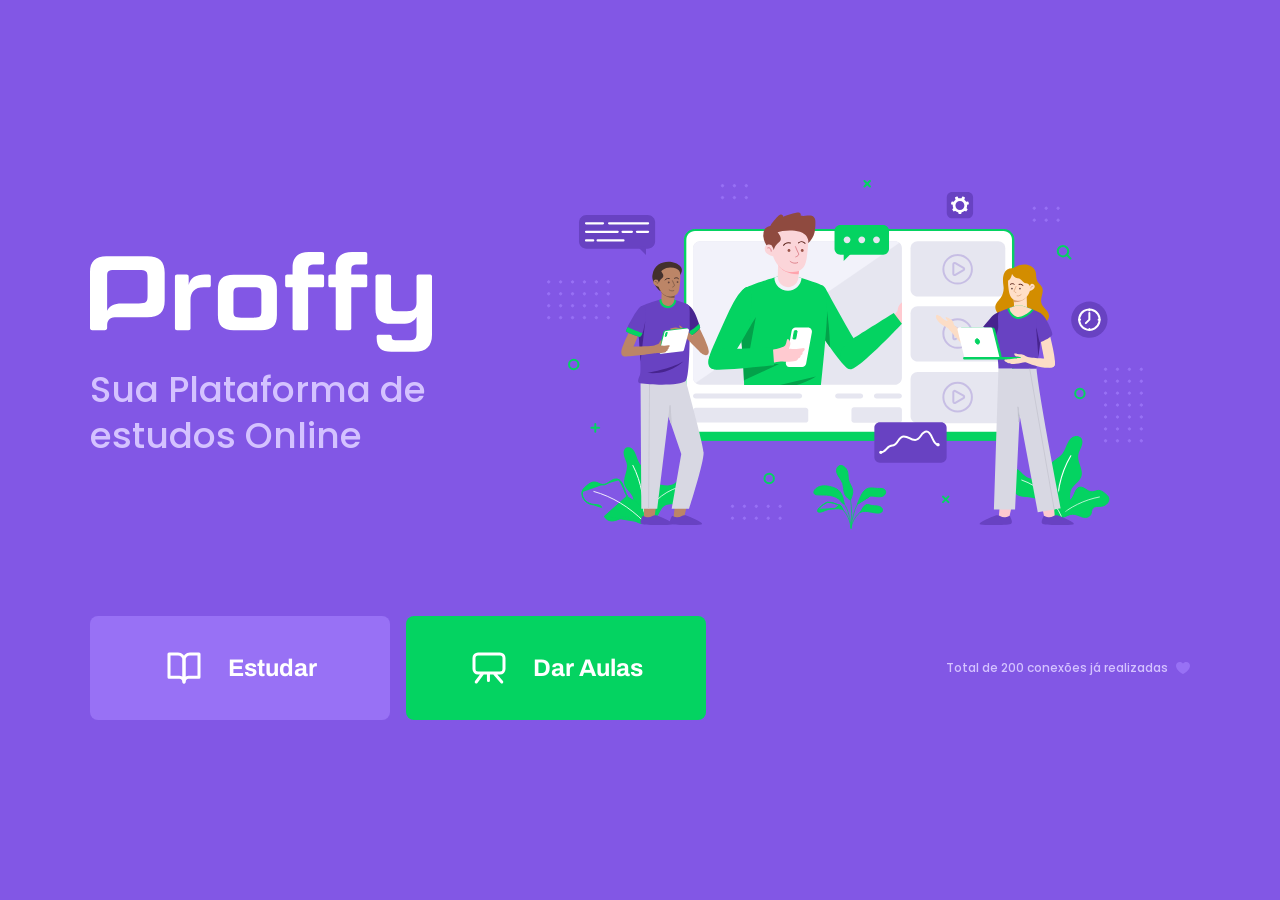
<file: src/views/index.html>
<!DOCTYPE html>
<html lang="pt-br"> <!--lang é um atributo-->
<head>
    <meta charset="UTF-8">  <!-- config do documento  -->
    <meta name="viewport" content="width= , initial-scale=1.0">
    <meta name="theme-color" content="=8257E5">
    <title>Proffy | Sua Plataforma de estudos Online</title>

    <link rel ="shortcut icon" href="/public/images/favicon.png" type= "image/png">

    <link rel="stylesheet" href ="/public//styles/main.css">
    <link rel="stylesheet" href ="/public//styles/partials/page-landing.css">
    
    <link href="https://fonts.googleapis.com/css2?family=Archivo:wght@400;700&amp;family=Poppins:wght@400;600&amp;display=swap" rel="stylesheet">

 
</head>

<body id = "page-landing">
    
    <div id= "container">
        
        <div class="logo-container">
            
            <img src="/public//images/logo.svg" alt="Proffy">
            <h2> Sua Plataforma de estudos Online </h2>
            
        </div>

        <img class = "hero-image" src= "/public/images/landing.svg" alt="Plataforma de Estudos">
       
        <div class="buttons-container">
          
            <a class ="study" href ="study.html" >
                
                <img src="/public/images/icons/study.svg" alt="Estudar">
                Estudar
            </a>

            <a class ="give-classes" href ="/give-classes" >
                
                <img src="/public//images/icons/give-classes.svg" alt="Dar Aulas">
                Dar Aulas
            </a>


        </div>

        <p class="total-connections">
            Total de 200 conexões já realizadas
            <img src="/public/images/icons/purple-heart.svg" alt="Coração Roxo">

        </p>
        
    </div>


    
</body>
</html>
</file>
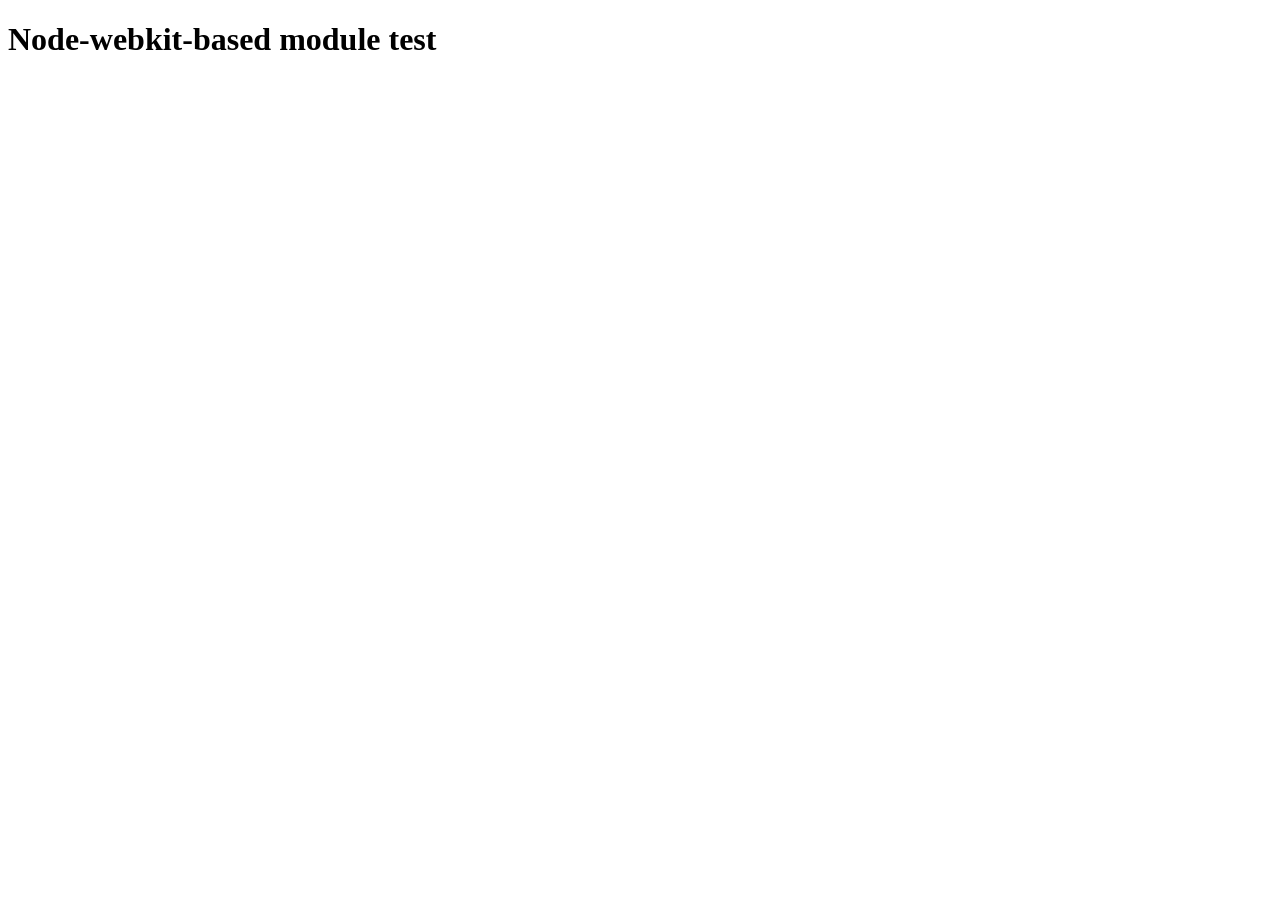
<file: node_modules/node-pre-gyp/lib/util/nw-pre-gyp/index.html>
<!doctype html>
<html>
<head>
<meta charset="utf-8">
<title>Node-webkit-based module test</title>
<script>
function nwModuleTest(){
   var util = require('util');
   var moduleFolder = require('nw.gui').App.argv[0];
   try {
      require(moduleFolder);
   } catch(e) {
      if( process.platform !== 'win32' ){
         util.log('nw-pre-gyp error:');
         util.log(e.stack);
      }
      process.exit(1);
   }
   process.exit(0);
}
</script>
</head>
<body onload="nwModuleTest()">
<h1>Node-webkit-based module test</h1>
</body>
</html>
</file>
<file: public/styles/main.css>
:root {
    --color-background: #F0F0F7;
    --color-primary-lighter: #9871F5;
    --color-primary-light: #916BEA;
    --color-primary: #8257E5;
    --color-primary-dark: #774DD6;
    --color-primary-darker: #6842c2;
    --color-secondary: #04D361;
    --color-secondary-dark: #04BF58;
    --color-title-in-primary: #FFFFFF;
    --color-text-in-primary: #D4C2FF;
    --color-text-title: #32264D;
    --color-text-complement: #9C98A6;
    --color-text-base: #6A6180;
    --color-line-in-white: #E6E6F0;
    --color-input-background: #F8F8FC;
    --color-button-text: #FFFFFF;
    --color-box-base: #FFFFFF;
    --color-box-footer: #FAFAFC;
    --color-small-info: #C1BCCC;
    
    font-size: 60%; /* controle das medidas rem */
}

*{
    margin: 0;
    padding: 0;

    box-sizing: border-box;
}

html, body{
    height: 100vh; 
}

body{

    background: var(--color-background);
    display: flex;
    align-items: center;
    justify-content: center;
}

body,input, button, textarea{

    font-weight: 500;
    font-family: Poppins;
    font-size: 1.6rem;
    color: var(--color-text-base);
}

#container{
 
    width: 90vw;

    max-width: 700px;

}

@media (min-width: 700px)
{
    :root{
        font-size: 62.5%;
    }
}
</file>
<file: public/styles/partials/page-landing.css>
#page-landing{
    
    background-color: var(--color-primary);


}

#page-landing #container{
    
    color: var(--color-text-in-primary)

}

.logo-container img{

    height: 10rem;

}

.logo-container{

    text-align: center;

    margin-bottom: 3.2rem;
}

.logo-container h2{

font-weight: 500;
font-size: 3.6rem ;
line-height: 4.6rem;
margin-top: 0.8rem;

}


.buttons-container{

    display: flex;
    justify-content: center;

    margin: 3.2rem 0;
}

.buttons-container a{

width: 30rem;
height: 10.4rem;

border-radius: 0.8rem;
margin-right: 1.6rem;

font: 700 2.4rem Archivo;
display: flex;

align-items: center;
justify-content: center;

text-decoration: none;
transition: background 0.2s;

color: var(--color-button-text);

}

.buttons-container a img{
width: 4rem;

margin-right: 2.4rem;

}

.buttons-container a.study{
    background: var(--color-primary-lighter);

}

.buttons-container a.study:hover{

    background: var(--color-primary-light);

}

.buttons-container a.give-classes{
    background: var(--color-secondary);

    margin-right: 0;

}

.buttons-container a.give-classes:hover{
   
    background: var(--color-secondary-dark);
}

.total-connections{

    font-size: 1.8rem;


    display: flex;

    align-items: center;

    justify-content: center;

    

}


.total-connections img{

margin-left: 0.8rem;
    

}


@media(max-width: 1100px)
{
    :root{
        font-size: 40%;
    }

    .hero-image{

        height: 45rem;
    }
}
@media(min-width: 1100px){

    #page-landing #container{

        max-width: 1100px;

        display: grid;

        grid-template-columns: 2fr 1fr 2fr;

        grid-template-rows: 350px 104px;

        grid-template-areas: "proffy image image"
        "button button texting";

        column-gap: 87px ;

        row-gap:86px ;
    }
}

.hero-image{

    width: 100;
    
}

.logo-container image{

    height: 127px;
}

.logo-container{
    grid-area: proffy;

    text-align: initial;

    align-self: center;

    margin:0 ;
}
.hero-image{
    grid-area: image;

    height: 350px;
}
.buttons-container{
    grid-area: button;

    justify-content: flex-start;

    margin: 0;
}
.total-connections{
    grid-area: texting;

    justify-self: end;

    font-size: 1.2rem;
}
</file>
